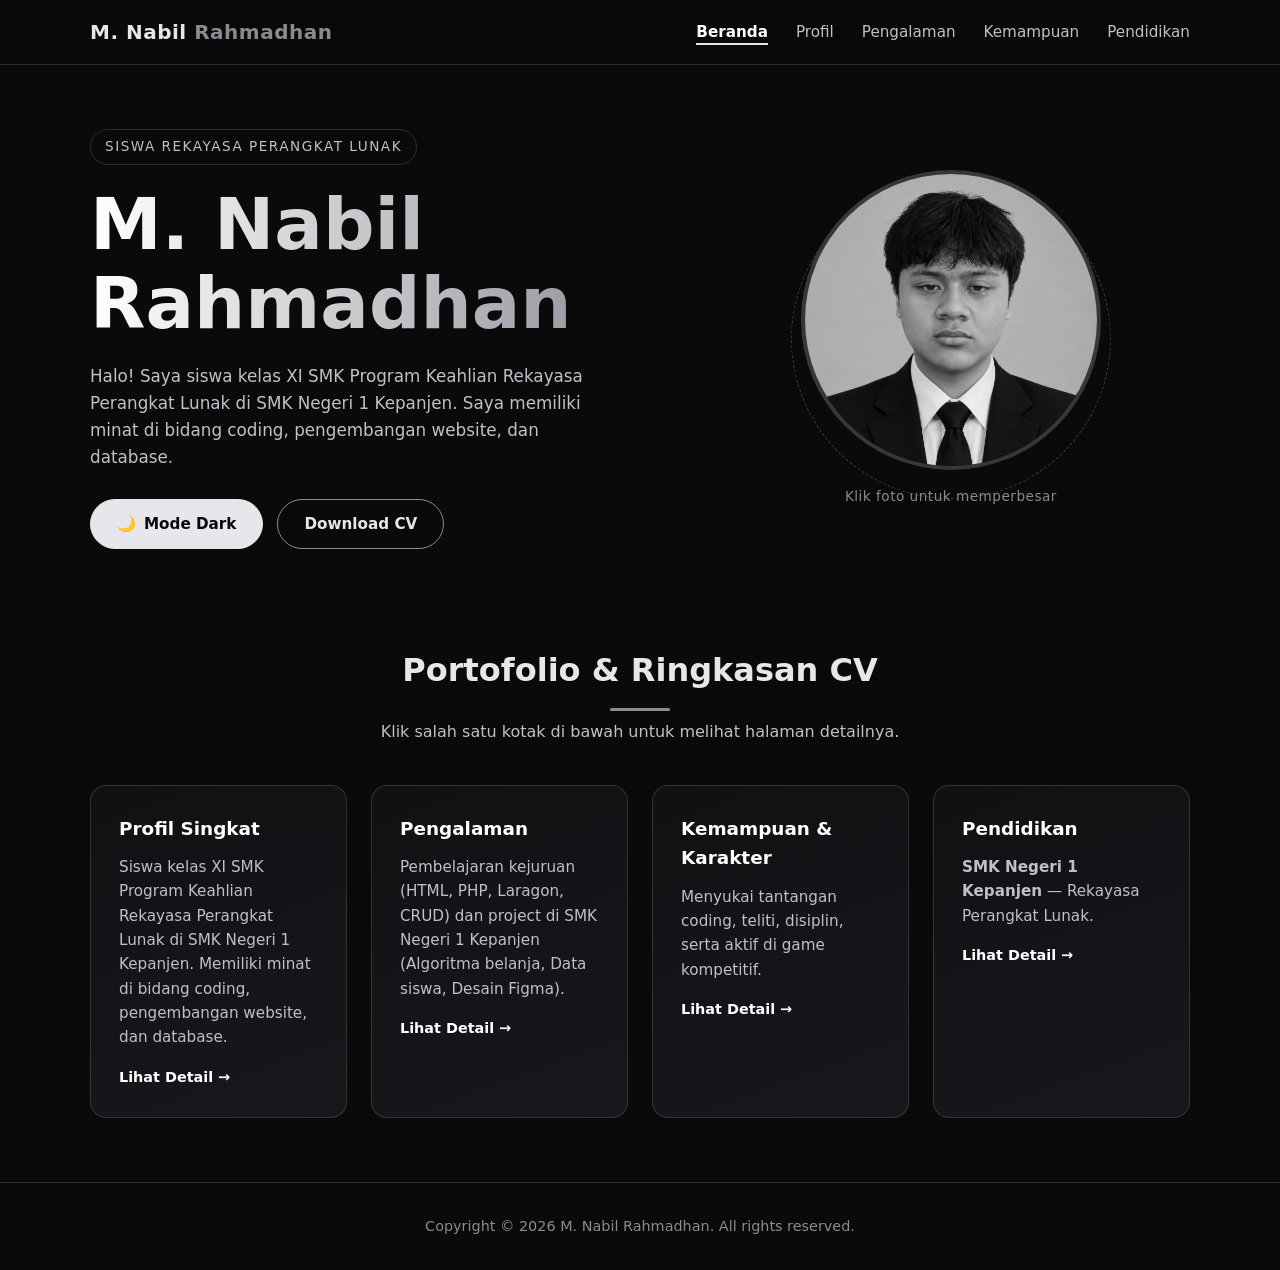
<file: index.html>
<!DOCTYPE html>
<html lang="id">
<head>
  <meta charset="UTF-8" />
  <meta name="viewport" content="width=device-width, initial-scale=1.0" />
  <title>M. Nabil Rahmadhan — Portofolio & CV</title>
  <meta name="description" content="Portofolio dan CV pribadi M. Nabil Rahmadhan — Siswa Rekayasa Perangkat Lunak SMK Negeri 1 Kepanjen." />
  <link rel="stylesheet" href="style.css" />
  <script>
    // Pasang tema SEBELUM CSS render supaya tidak kedip-kedip (default: dark)
    try {
      var __savedTheme = localStorage.getItem("tema-nabil");
      document.documentElement.setAttribute("data-theme", __savedTheme === "light" ? "light" : "dark");
    } catch (e) {
      document.documentElement.setAttribute("data-theme", "dark");
    }
  </script>
</head>
<body>

  <!-- ===== HEADER / NAVIGASI ===== -->
  <header class="header">
    <nav class="nav container">
      <a href="index.html" class="logo">M. Nabil <span>Rahmadhan</span></a>
      <button class="nav-toggle" id="navToggle" aria-label="Buka menu" aria-expanded="false">
        <span></span><span></span><span></span>
      </button>
      <ul class="nav-menu" id="navMenu">
        <li><a href="index.html" class="active">Beranda</a></li>
        <li><a href="profil.html">Profil</a></li>
        <li><a href="pengalaman.html">Pengalaman</a></li>
        <li><a href="kemampuan.html">Kemampuan</a></li>
        <li><a href="pendidikan.html">Pendidikan</a></li>
      </ul>
    </nav>
  </header>

  <!-- ===== HERO SECTION (2 KOLOM) ===== -->
  <main>
    <section class="hero container" id="home">
      <!-- Kolom Kiri: Nama + Tombol -->
      <div class="hero-text">
        <p class="hero-badge">Siswa Rekayasa Perangkat Lunak</p>
        <h1 class="hero-name">M. Nabil<br />Rahmadhan</h1>
        <p class="hero-desc">
          Halo! Saya siswa kelas XI SMK Program Keahlian Rekayasa Perangkat Lunak di
          SMK Negeri 1 Kepanjen. Saya memiliki minat di bidang coding,
          pengembangan website, dan database.
        </p>
        <div class="hero-buttons">
          <!-- Toggle Light / Dark (default: Dark). Klik untuk ganti tema. -->
          <button type="button" class="btn btn-theme" id="themeToggle" aria-label="Ganti mode gelap atau terang">
            <span class="theme-icon" id="themeIcon" aria-hidden="true">🌙</span>
            <span class="theme-text" id="themeText">Mode Dark</span>
          </button>
          <a href="CV_M_Nabil_Rahmadhan-3.docx" download class="btn btn-secondary">Download CV</a>
        </div>
      </div>

      <!-- Kolom Kanan: Foto Profil (klik untuk memperbesar) -->
      <div class="hero-photo">
        <button class="profile-img-wrap" id="profileImgWrap" aria-label="Perbesar foto profil">
          <img src="Nabil wayne.jpeg" alt="Foto Profil M. Nabil Rahmadhan" class="profile-img" id="profileImg" />
        </button>
        <div class="photo-frame" aria-hidden="true"></div>
        <p class="photo-hint">Klik foto untuk memperbesar</p>
      </div>

      <!-- Modal foto besar -->
      <div class="photo-modal" id="photoModal" role="dialog" aria-modal="true" aria-label="Foto profil diperbesar">
        <button class="photo-modal-close" id="photoModalClose" aria-label="Tutup foto">&times;</button>
        <img src="Nabil wayne.jpeg" alt="Foto Profil M. Nabil Rahmadhan (diperbesar)" class="photo-modal-img" />
      </div>
    </section>

    <!-- ===== KONTEN PORTOFOLIO & RINGKASAN CV ===== -->
    <section class="content container" id="tentang">
      <h2 class="section-title">Portofolio &amp; Ringkasan CV</h2>
      <p class="section-subtitle">Klik salah satu kotak di bawah untuk melihat halaman detailnya.</p>

      <div class="cards">
        <!-- Profil Singkat -->
        <a href="profil.html" class="card card-link">
          <h3>Profil Singkat</h3>
          <p>
            Siswa kelas XI SMK Program Keahlian Rekayasa Perangkat Lunak di SMK Negeri 1 Kepanjen.
            Memiliki minat di bidang coding, pengembangan website, dan database.
          </p>
          <span class="card-more">Lihat Detail →</span>
        </a>

        <!-- Pengalaman -->
        <a href="pengalaman.html" class="card card-link">
          <h3>Pengalaman</h3>
          <p>Pembelajaran kejuruan (HTML, PHP, Laragon, CRUD) dan project di SMK Negeri 1 Kepanjen (Algoritma belanja, Data siswa, Desain Figma).</p>
          <span class="card-more">Lihat Detail →</span>
        </a>

        <!-- Kemampuan & Karakter -->
        <a href="kemampuan.html" class="card card-link">
          <h3>Kemampuan &amp; Karakter</h3>
          <p>Menyukai tantangan coding, teliti, disiplin, serta aktif di game kompetitif.</p>
          <span class="card-more">Lihat Detail →</span>
        </a>

        <!-- Pendidikan -->
        <a href="pendidikan.html" class="card card-link">
          <h3>Pendidikan</h3>
          <p><strong>SMK Negeri 1 Kepanjen</strong> — Rekayasa Perangkat Lunak.</p>
          <span class="card-more">Lihat Detail →</span>
        </a>
      </div>
    </section>
  </main>

  <!-- ===== FOOTER ===== -->
  <footer class="footer">
    <p>Copyright © 2026 M. Nabil Rahmadhan. All rights reserved.</p>
  </footer>

  <script src="script.js"></script>
</body>
</html>
</file>
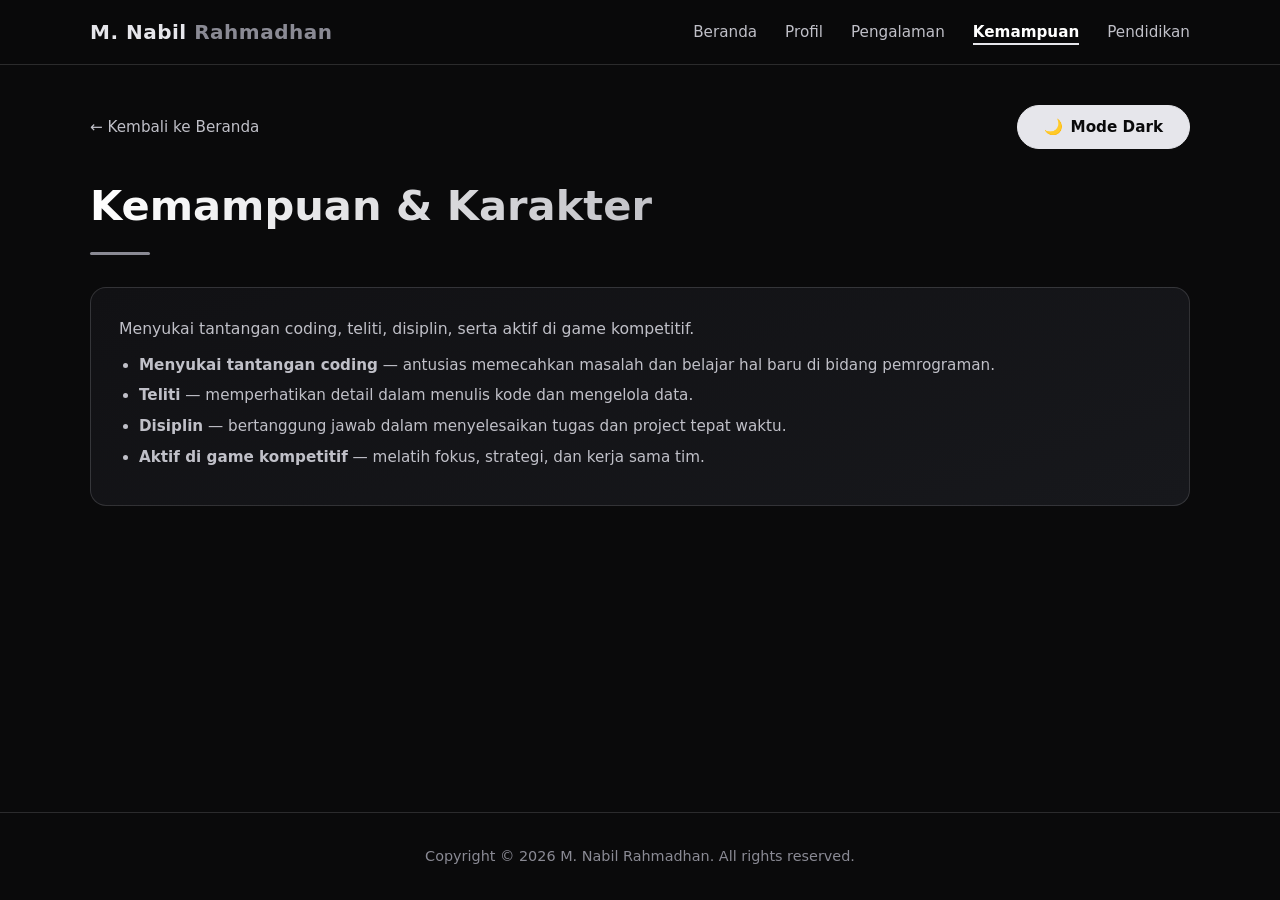
<file: kemampuan.html>
<!DOCTYPE html>
<html lang="id">
<head>
  <meta charset="UTF-8" />
  <meta name="viewport" content="width=device-width, initial-scale=1.0" />
  <title>Kemampuan & Karakter — M. Nabil Rahmadhan</title>
  <meta name="description" content="Kemampuan dan karakter M. Nabil Rahmadhan: menyukai tantangan coding, teliti, disiplin, dan aktif di game kompetitif." />
  <link rel="stylesheet" href="style.css" />
  <script>
    // Pasang tema SEBELUM CSS render supaya tidak kedip-kedip (default: dark)
    try {
      var __savedTheme = localStorage.getItem("tema-nabil");
      document.documentElement.setAttribute("data-theme", __savedTheme === "light" ? "light" : "dark");
    } catch (e) {
      document.documentElement.setAttribute("data-theme", "dark");
    }
  </script>
</head>
<body>

  <!-- ===== HEADER / NAVIGASI ===== -->
  <header class="header">
    <nav class="nav container">
      <a href="index.html" class="logo">M. Nabil <span>Rahmadhan</span></a>
      <button class="nav-toggle" id="navToggle" aria-label="Buka menu" aria-expanded="false">
        <span></span><span></span><span></span>
      </button>
      <ul class="nav-menu" id="navMenu">
        <li><a href="index.html">Beranda</a></li>
        <li><a href="profil.html">Profil</a></li>
        <li><a href="pengalaman.html">Pengalaman</a></li>
        <li><a href="kemampuan.html" class="active">Kemampuan</a></li>
        <li><a href="pendidikan.html">Pendidikan</a></li>
      </ul>
    </nav>
  </header>

  <!-- ===== KONTEN DETAIL ===== -->
  <main class="detail container">
    <div class="detail-top">
      <a href="index.html" class="back-link">← Kembali ke Beranda</a>
      <!-- Toggle Light / Dark (default: Dark). Klik untuk ganti tema. -->
      <button type="button" class="btn btn-theme" id="themeToggle" aria-label="Ganti mode gelap atau terang">
        <span class="theme-icon" id="themeIcon" aria-hidden="true">🌙</span>
        <span class="theme-text" id="themeText">Mode Dark</span>
      </button>
    </div>

    <h1 class="detail-title">Kemampuan &amp; Karakter</h1>

    <div class="detail-card">
      <p>
        Menyukai tantangan coding, teliti, disiplin, serta aktif di game kompetitif.
      </p>
      <ul class="list">
        <li><strong>Menyukai tantangan coding</strong> — antusias memecahkan masalah dan belajar hal baru di bidang pemrograman.</li>
        <li><strong>Teliti</strong> — memperhatikan detail dalam menulis kode dan mengelola data.</li>
        <li><strong>Disiplin</strong> — bertanggung jawab dalam menyelesaikan tugas dan project tepat waktu.</li>
        <li><strong>Aktif di game kompetitif</strong> — melatih fokus, strategi, dan kerja sama tim.</li>
      </ul>
    </div>
  </main>

  <!-- ===== FOOTER ===== -->
  <footer class="footer">
    <p>Copyright © 2026 M. Nabil Rahmadhan. All rights reserved.</p>
  </footer>

  <script src="script.js"></script>
</body>
</html>
</file>
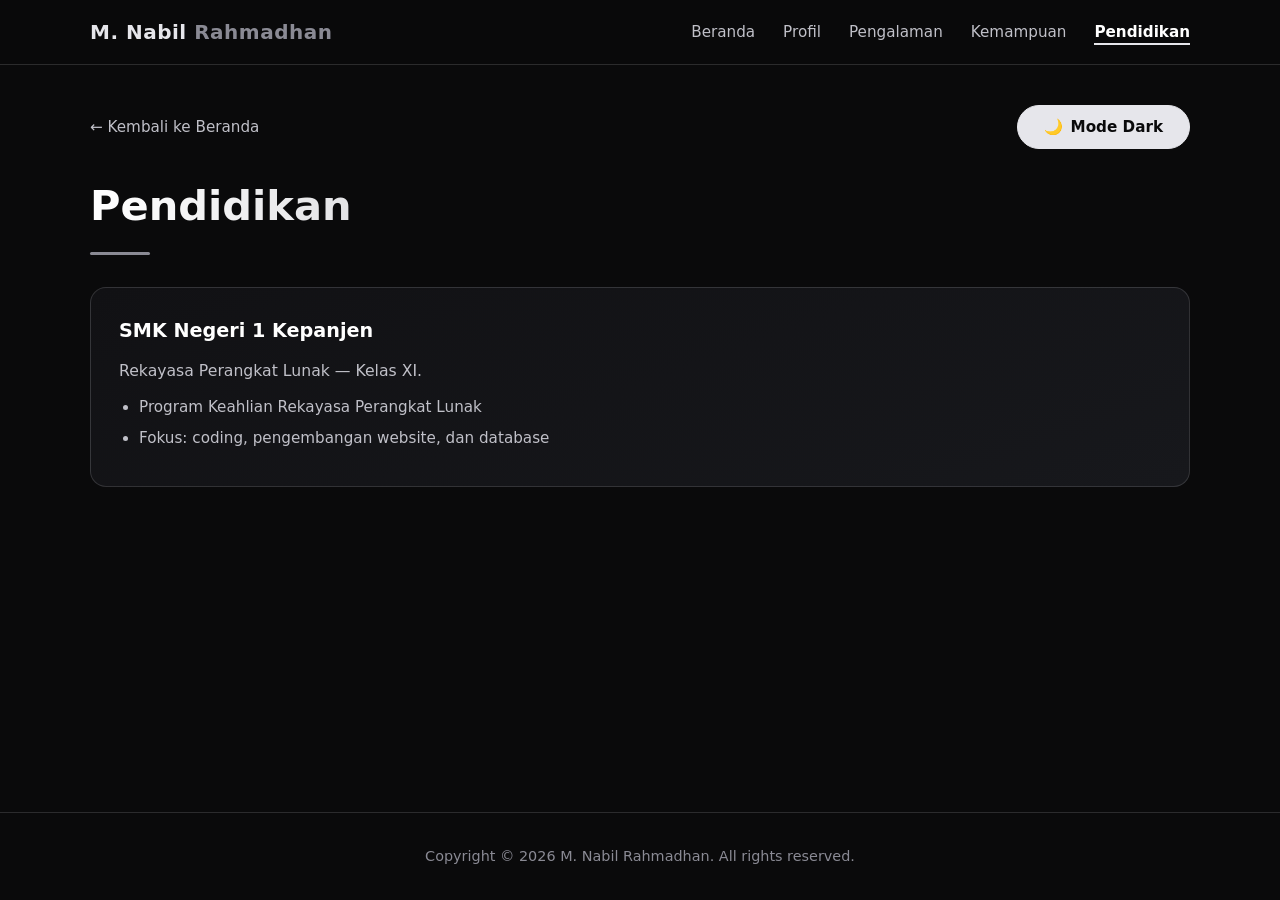
<file: pendidikan.html>
<!DOCTYPE html>
<html lang="id">
<head>
  <meta charset="UTF-8" />
  <meta name="viewport" content="width=device-width, initial-scale=1.0" />
  <title>Pendidikan — M. Nabil Rahmadhan</title>
  <meta name="description" content="Pendidikan M. Nabil Rahmadhan: SMK Negeri 1 Kepanjen, Rekayasa Perangkat Lunak." />
  <link rel="stylesheet" href="style.css" />
  <script>
    // Pasang tema SEBELUM CSS render supaya tidak kedip-kedip (default: dark)
    try {
      var __savedTheme = localStorage.getItem("tema-nabil");
      document.documentElement.setAttribute("data-theme", __savedTheme === "light" ? "light" : "dark");
    } catch (e) {
      document.documentElement.setAttribute("data-theme", "dark");
    }
  </script>
</head>
<body>

  <!-- ===== HEADER / NAVIGASI ===== -->
  <header class="header">
    <nav class="nav container">
      <a href="index.html" class="logo">M. Nabil <span>Rahmadhan</span></a>
      <button class="nav-toggle" id="navToggle" aria-label="Buka menu" aria-expanded="false">
        <span></span><span></span><span></span>
      </button>
      <ul class="nav-menu" id="navMenu">
        <li><a href="index.html">Beranda</a></li>
        <li><a href="profil.html">Profil</a></li>
        <li><a href="pengalaman.html">Pengalaman</a></li>
        <li><a href="kemampuan.html">Kemampuan</a></li>
        <li><a href="pendidikan.html" class="active">Pendidikan</a></li>
      </ul>
    </nav>
  </header>

  <!-- ===== KONTEN DETAIL ===== -->
  <main class="detail container">
    <div class="detail-top">
      <a href="index.html" class="back-link">← Kembali ke Beranda</a>
      <!-- Toggle Light / Dark (default: Dark). Klik untuk ganti tema. -->
      <button type="button" class="btn btn-theme" id="themeToggle" aria-label="Ganti mode gelap atau terang">
        <span class="theme-icon" id="themeIcon" aria-hidden="true">🌙</span>
        <span class="theme-text" id="themeText">Mode Dark</span>
      </button>
    </div>

    <h1 class="detail-title">Pendidikan</h1>

    <div class="detail-card">
      <h2>SMK Negeri 1 Kepanjen</h2>
      <p>Rekayasa Perangkat Lunak — Kelas XI.</p>
      <ul class="list">
        <li>Program Keahlian Rekayasa Perangkat Lunak</li>
        <li>Fokus: coding, pengembangan website, dan database</li>
      </ul>
    </div>
  </main>

  <!-- ===== FOOTER ===== -->
  <footer class="footer">
    <p>Copyright © 2026 M. Nabil Rahmadhan. All rights reserved.</p>
  </footer>

  <script src="script.js"></script>
</body>
</html>
</file>
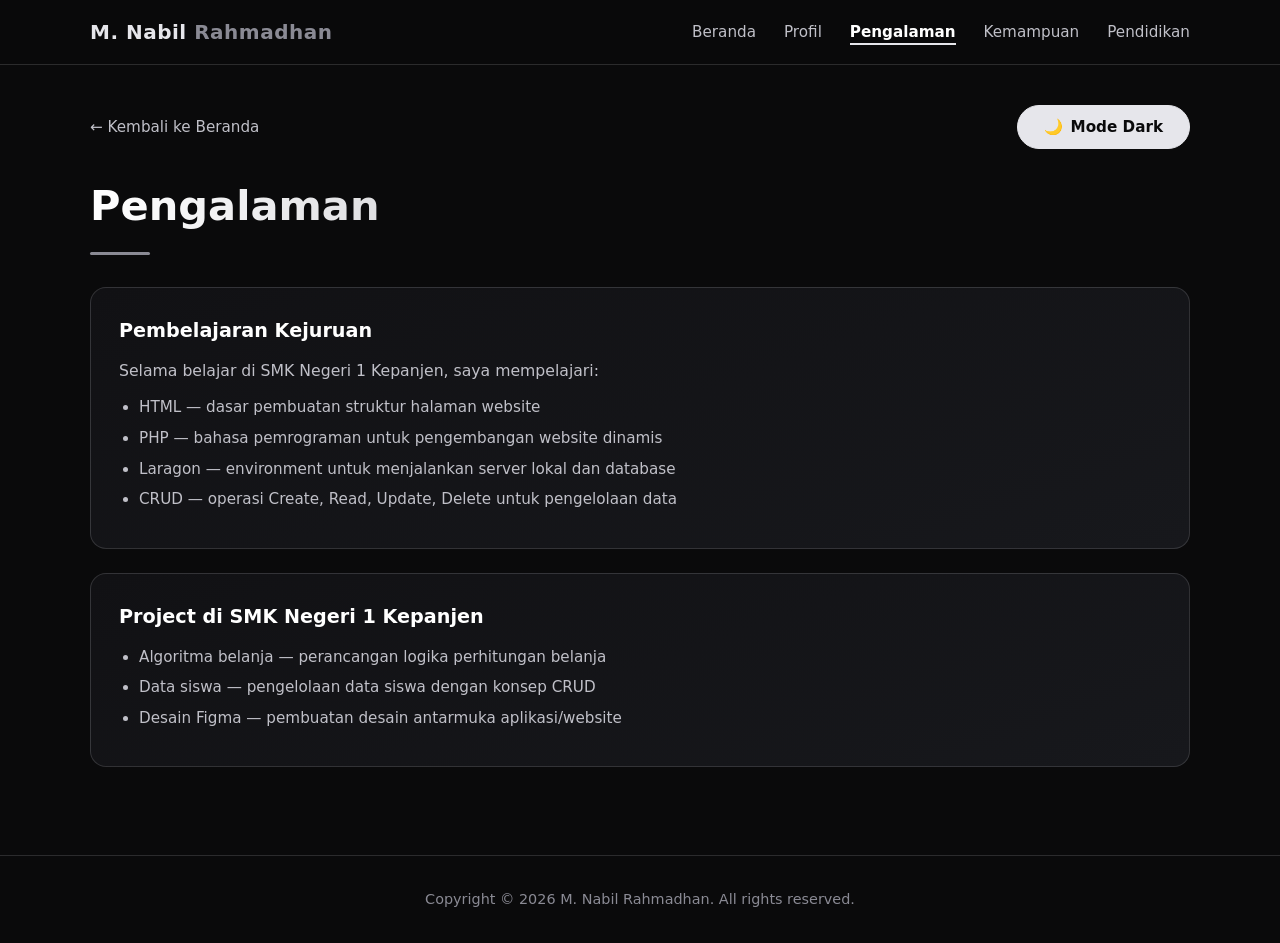
<file: pengalaman.html>
<!DOCTYPE html>
<html lang="id">
<head>
  <meta charset="UTF-8" />
  <meta name="viewport" content="width=device-width, initial-scale=1.0" />
  <title>Pengalaman — M. Nabil Rahmadhan</title>
  <meta name="description" content="Pengalaman pembelajaran kejuruan dan project M. Nabil Rahmadhan di SMK Negeri 1 Kepanjen." />
  <link rel="stylesheet" href="style.css" />
  <script>
    // Pasang tema SEBELUM CSS render supaya tidak kedip-kedip (default: dark)
    try {
      var __savedTheme = localStorage.getItem("tema-nabil");
      document.documentElement.setAttribute("data-theme", __savedTheme === "light" ? "light" : "dark");
    } catch (e) {
      document.documentElement.setAttribute("data-theme", "dark");
    }
  </script>
</head>
<body>

  <!-- ===== HEADER / NAVIGASI ===== -->
  <header class="header">
    <nav class="nav container">
      <a href="index.html" class="logo">M. Nabil <span>Rahmadhan</span></a>
      <button class="nav-toggle" id="navToggle" aria-label="Buka menu" aria-expanded="false">
        <span></span><span></span><span></span>
      </button>
      <ul class="nav-menu" id="navMenu">
        <li><a href="index.html">Beranda</a></li>
        <li><a href="profil.html">Profil</a></li>
        <li><a href="pengalaman.html" class="active">Pengalaman</a></li>
        <li><a href="kemampuan.html">Kemampuan</a></li>
        <li><a href="pendidikan.html">Pendidikan</a></li>
      </ul>
    </nav>
  </header>

  <!-- ===== KONTEN DETAIL ===== -->
  <main class="detail container">
    <div class="detail-top">
      <a href="index.html" class="back-link">← Kembali ke Beranda</a>
      <!-- Toggle Light / Dark (default: Dark). Klik untuk ganti tema. -->
      <button type="button" class="btn btn-theme" id="themeToggle" aria-label="Ganti mode gelap atau terang">
        <span class="theme-icon" id="themeIcon" aria-hidden="true">🌙</span>
        <span class="theme-text" id="themeText">Mode Dark</span>
      </button>
    </div>

    <h1 class="detail-title">Pengalaman</h1>

    <div class="detail-card">
      <h2>Pembelajaran Kejuruan</h2>
      <p>Selama belajar di SMK Negeri 1 Kepanjen, saya mempelajari:</p>
      <ul class="list">
        <li>HTML — dasar pembuatan struktur halaman website</li>
        <li>PHP — bahasa pemrograman untuk pengembangan website dinamis</li>
        <li>Laragon — environment untuk menjalankan server lokal dan database</li>
        <li>CRUD — operasi Create, Read, Update, Delete untuk pengelolaan data</li>
      </ul>
    </div>

    <div class="detail-card">
      <h2>Project di SMK Negeri 1 Kepanjen</h2>
      <ul class="list">
        <li>Algoritma belanja — perancangan logika perhitungan belanja</li>
        <li>Data siswa — pengelolaan data siswa dengan konsep CRUD</li>
        <li>Desain Figma — pembuatan desain antarmuka aplikasi/website</li>
      </ul>
    </div>
  </main>

  <!-- ===== FOOTER ===== -->
  <footer class="footer">
    <p>Copyright © 2026 M. Nabil Rahmadhan. All rights reserved.</p>
  </footer>

  <script src="script.js"></script>
</body>
</html>
</file>
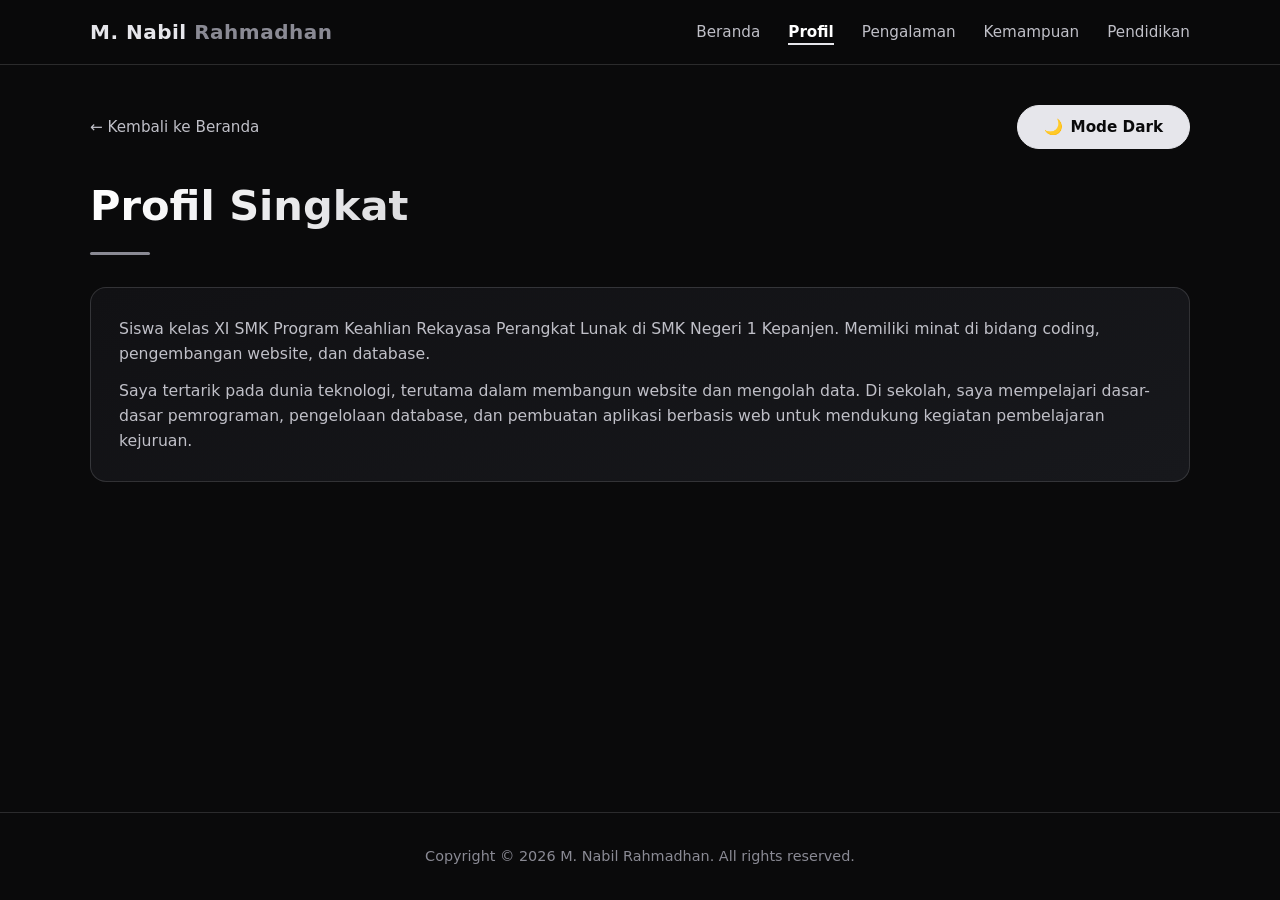
<file: profil.html>
<!DOCTYPE html>
<html lang="id">
<head>
  <meta charset="UTF-8" />
  <meta name="viewport" content="width=device-width, initial-scale=1.0" />
  <title>Profil Singkat — M. Nabil Rahmadhan</title>
  <meta name="description" content="Profil singkat M. Nabil Rahmadhan, siswa Rekayasa Perangkat Lunak di SMK Negeri 1 Kepanjen." />
  <link rel="stylesheet" href="style.css" />
  <script>
    // Pasang tema SEBELUM CSS render supaya tidak kedip-kedip (default: dark)
    try {
      var __savedTheme = localStorage.getItem("tema-nabil");
      document.documentElement.setAttribute("data-theme", __savedTheme === "light" ? "light" : "dark");
    } catch (e) {
      document.documentElement.setAttribute("data-theme", "dark");
    }
  </script>
</head>
<body>

  <!-- ===== HEADER / NAVIGASI ===== -->
  <header class="header">
    <nav class="nav container">
      <a href="index.html" class="logo">M. Nabil <span>Rahmadhan</span></a>
      <button class="nav-toggle" id="navToggle" aria-label="Buka menu" aria-expanded="false">
        <span></span><span></span><span></span>
      </button>
      <ul class="nav-menu" id="navMenu">
        <li><a href="index.html">Beranda</a></li>
        <li><a href="profil.html" class="active">Profil</a></li>
        <li><a href="pengalaman.html">Pengalaman</a></li>
        <li><a href="kemampuan.html">Kemampuan</a></li>
        <li><a href="pendidikan.html">Pendidikan</a></li>
      </ul>
    </nav>
  </header>

  <!-- ===== KONTEN DETAIL ===== -->
  <main class="detail container">
    <div class="detail-top">
      <a href="index.html" class="back-link">← Kembali ke Beranda</a>
      <!-- Toggle Light / Dark (default: Dark). Klik untuk ganti tema. -->
      <button type="button" class="btn btn-theme" id="themeToggle" aria-label="Ganti mode gelap atau terang">
        <span class="theme-icon" id="themeIcon" aria-hidden="true">🌙</span>
        <span class="theme-text" id="themeText">Mode Dark</span>
      </button>
    </div>

    <h1 class="detail-title">Profil Singkat</h1>

    <div class="detail-card">
      <p>
        Siswa kelas XI SMK Program Keahlian Rekayasa Perangkat Lunak di SMK Negeri 1 Kepanjen.
        Memiliki minat di bidang coding, pengembangan website, dan database.
      </p>
      <p>
        Saya tertarik pada dunia teknologi, terutama dalam membangun website dan mengolah data.
        Di sekolah, saya mempelajari dasar-dasar pemrograman, pengelolaan database, dan pembuatan
        aplikasi berbasis web untuk mendukung kegiatan pembelajaran kejuruan.
      </p>
    </div>
  </main>

  <!-- ===== FOOTER ===== -->
  <footer class="footer">
    <p>Copyright © 2026 M. Nabil Rahmadhan. All rights reserved.</p>
  </footer>

  <script src="script.js"></script>
</body>
</html>
</file>
<file: style.css>
/* ============================================================
   PORTFOLIO M. NABIL RAHMADHAN — Black & Silver, Modern Dark
   ============================================================ */
:root {
  --radius: 16px;
  --transition: 0.3s ease;
}

/* ===== MODE GELAP (DEFAULT) ===== */
:root[data-theme="dark"],
:root:not([data-theme="light"]) {
  --bg: #0a0a0b;
  --dark: #111114;
  --dark-2: #17181c;
  --silver: #c0c0c8;
  --silver-light: #e6e6eb;
  --silver-dark: #8a8a94;
  --accent: #ffffff;
  --border: rgba(192, 192, 200, 0.18);
  --header-bg: rgba(10, 10, 11, 0.85);
  --mobile-menu-bg: #111114;
  --heading: #ffffff;
  --name-grad-from: #ffffff;
  --name-grad-to: #8a8a94;
  --shadow: rgba(0, 0, 0, 0.45);
  color-scheme: dark;
}

/* ===== MODE TERANG ===== */
:root[data-theme="light"] {
  --bg: #f4f4f6;
  --dark: #ffffff;
  --dark-2: #ececef;
  --silver: #3f3f46;
  --silver-light: #17181c;
  --silver-dark: #71717a;
  --accent: #0a0a0b;
  --border: rgba(10, 10, 11, 0.16);
  --header-bg: rgba(255, 255, 255, 0.9);
  --mobile-menu-bg: #ffffff;
  --heading: #0a0a0b;
  --name-grad-from: #0a0a0b;
  --name-grad-to: #71717a;
  --shadow: rgba(0, 0, 0, 0.14);
  color-scheme: light;
}

* {
  margin: 0;
  padding: 0;
  box-sizing: border-box;
}

html {
  scroll-behavior: smooth;
}

body {
  font-family: "Segoe UI", system-ui, -apple-system, Arial, sans-serif;
  background: var(--bg);
  color: var(--silver-light);
  line-height: 1.6;
  min-height: 100vh;
  display: flex;
  flex-direction: column;
  transition: background var(--transition), color var(--transition);
}

.container {
  width: min(1100px, 90%);
  margin: 0 auto;
}

/* ---------- NAVBAR ---------- */
.header {
  position: sticky;
  top: 0;
  z-index: 100;
  background: var(--header-bg);
  backdrop-filter: blur(12px);
  border-bottom: 1px solid var(--border);
}

.nav {
  display: flex;
  align-items: center;
  justify-content: space-between;
  padding: 16px 0;
}

.logo {
  font-size: 1.25rem;
  font-weight: 700;
  letter-spacing: 0.5px;
  color: var(--silver-light);
  text-decoration: none;
}

.logo span {
  color: var(--silver-dark);
}

.nav-menu {
  display: flex;
  gap: 28px;
  list-style: none;
}

.nav-menu a {
  color: var(--silver);
  text-decoration: none;
  font-size: 0.95rem;
  transition: color var(--transition);
}

.nav-menu a:hover {
  color: var(--heading);
}

.nav-menu a.active {
  color: var(--heading);
  font-weight: 700;
  border-bottom: 2px solid var(--silver-light);
  padding-bottom: 2px;
}

/* Hamburger (mobile) */
.nav-toggle {
  display: none;
  flex-direction: column;
  gap: 5px;
  background: none;
  border: none;
  cursor: pointer;
  padding: 4px;
}

.nav-toggle span {
  width: 26px;
  height: 2px;
  background: var(--silver-light);
  transition: var(--transition);
}

/* ---------- HERO (2 KOLOM: Flexbox) ---------- */
.hero {
  flex: 1;
  display: flex;
  align-items: center;
  justify-content: space-between;
  gap: 3rem;
  padding: 4rem 0;
}

/* Kiri: teks */
.hero-text {
  flex: 1.2;
}

.hero-badge {
  display: inline-block;
  font-size: 0.85rem;
  letter-spacing: 1.5px;
  text-transform: uppercase;
  color: var(--silver);
  border: 1px solid var(--border);
  border-radius: 999px;
  padding: 6px 14px;
  margin-bottom: 1.25rem;
}

.hero-name {
  font-size: clamp(2.6rem, 6vw, 4.5rem);
  font-weight: 800;
  line-height: 1.1;
  background: linear-gradient(90deg, var(--name-grad-from), var(--name-grad-to));
  -webkit-background-clip: text;
  background-clip: text;
  -webkit-text-fill-color: transparent;
  color: transparent;
  margin-bottom: 1.25rem;
}

.hero-desc {
  color: var(--silver);
  font-size: 1.05rem;
  max-width: 520px;
  margin-bottom: 1.75rem;
}

/* Tombol berdampingan */
.hero-buttons {
  display: flex;
  gap: 14px;
  flex-wrap: wrap;
}

.btn {
  display: inline-block;
  padding: 12px 26px;
  border-radius: 999px;
  font-weight: 600;
  font-size: 0.95rem;
  text-decoration: none;
  transition: transform var(--transition), box-shadow var(--transition), background var(--transition), color var(--transition);
}

.btn-primary {
  background: var(--silver-light);
  color: var(--bg);
}

.btn-primary:hover {
  background: var(--heading);
  transform: translateY(-2px);
  box-shadow: 0 8px 24px var(--shadow);
}

/* Tombol ganti tema: Dark (abu/hitam) vs Light (putih/abu) */
.btn-theme {
  background: var(--silver-light);
  color: var(--bg);
  border: 1px solid var(--silver-light);
  font-family: inherit;
  cursor: pointer;
  display: inline-flex;
  align-items: center;
  gap: 8px;
}

.btn-theme:hover {
  background: var(--heading);
  transform: translateY(-2px);
  box-shadow: 0 8px 24px var(--shadow);
}

/* Ikon bulan/matahari ikut ganti pas mode light */
:root[data-theme="light"] .btn-theme {
  background: #ffffff;
  color: #0a0a0b;
  border-color: rgba(10, 10, 11, 0.25);
}

/* Baris atas halaman detail: tombol kembali + toggle tema */
.detail-top {
  display: flex;
  align-items: center;
  justify-content: space-between;
  gap: 1rem;
  margin-bottom: 1.5rem;
  flex-wrap: wrap;
}

.detail-top .back-link {
  margin-bottom: 0;
}

.btn-secondary {
  background: transparent;
  color: var(--silver-light);
  border: 1px solid var(--silver-dark);
}

.btn-secondary:hover {
  background: rgba(192, 192, 200, 0.1);
  border-color: var(--silver-light);
  transform: translateY(-2px);
}

/* Kanan: foto profil */
.hero-photo {
  flex: 1;
  display: flex;
  flex-direction: column;
  align-items: center;
  justify-content: center;
  position: relative;
}

/* Bungkus foto: area klik yang bisa ditekan */
.profile-img-wrap {
  background: none;
  border: none;
  padding: 0;
  cursor: zoom-in;
  border-radius: 50%;
  position: relative;
  z-index: 1;
}

.profile-img {
  width: 300px;
  height: 300px;
  object-fit: cover;
  border-radius: 50%;
  border: 4px solid var(--border);
  background: var(--dark-2);
  position: relative;
  z-index: 1;
  display: block;
  transition: transform 0.45s ease, box-shadow 0.45s ease;
}

/* Hover: foto sedikit membesar */
.profile-img-wrap:hover .profile-img,
.profile-img-wrap:focus-visible .profile-img {
  transform: scale(1.07);
  box-shadow: 0 14px 40px rgba(0, 0, 0, 0.6);
}

.profile-img-wrap:focus-visible {
  outline: 2px solid var(--silver-light);
  outline-offset: 6px;
}

.photo-hint {
  margin-top: 1rem;
  font-size: 0.85rem;
  color: var(--silver-dark);
  letter-spacing: 0.5px;
}

/* Modal foto besar */
.photo-modal {
  position: fixed;
  inset: 0;
  background: rgba(0, 0, 0, 0.85);
  display: none;
  align-items: center;
  justify-content: center;
  z-index: 200;
  padding: 1.5rem;
}

.photo-modal.open {
  display: flex;
  animation: modalFade 0.3s ease;
}

@keyframes modalFade {
  from { opacity: 0; }
  to { opacity: 1; }
}

.photo-modal-img {
  max-width: min(560px, 88vw);
  max-height: 82vh;
  object-fit: contain;
  border-radius: 16px;
  border: 2px solid var(--border);
  box-shadow: 0 24px 70px rgba(0, 0, 0, 0.7);
  animation: modalZoom 0.35s ease;
}

@keyframes modalZoom {
  from { transform: scale(0.85); opacity: 0; }
  to { transform: scale(1); opacity: 1; }
}

.photo-modal-close {
  position: absolute;
  top: 22px;
  right: 28px;
  background: var(--dark-2);
  color: var(--silver-light);
  border: 1px solid var(--border);
  font-size: 1.6rem;
  line-height: 1;
  width: 46px;
  height: 46px;
  border-radius: 50%;
  cursor: pointer;
  transition: background var(--transition), transform var(--transition);
}

.photo-modal-close:hover {
  background: var(--silver-dark);
  transform: rotate(90deg);
}

body.no-scroll {
  overflow: hidden;
}

/* Bingkai dekoratif di belakang foto */
.photo-frame {
  position: absolute;
  width: 320px;
  height: 320px;
  border-radius: 50%;
  border: 1px dashed var(--silver-dark);
  top: 50%;
  left: 50%;
  transform: translate(-50%, -50%);
  opacity: 0.4;
}

/* ---------- KONTEN: PORTOFOLIO & RINGKASAN CV ---------- */
.content {
  padding: 2rem 0 4rem;
}

.section-title {
  font-size: 2rem;
  font-weight: 700;
  text-align: center;
  margin-bottom: 0.5rem;
}

.section-title::after {
  content: "";
  display: block;
  width: 60px;
  height: 3px;
  background: var(--silver-dark);
  border-radius: 2px;
  margin: 12px auto 0;
}

.section-subtitle {
  text-align: center;
  color: var(--silver);
  margin-bottom: 2.5rem;
}

.cards {
  display: grid;
  grid-template-columns: repeat(auto-fit, minmax(250px, 1fr));
  gap: 1.5rem;
}

.card {
  background: linear-gradient(160deg, var(--dark), var(--dark-2));
  border: 1px solid var(--border);
  border-radius: var(--radius);
  padding: 1.75rem;
  transition: transform var(--transition), border-color var(--transition);
}

.card:hover {
  transform: translateY(-5px);
  border-color: var(--silver-dark);
}

.card h3 {
  font-size: 1.15rem;
  margin-bottom: 0.75rem;
  color: #ffffff;
}

.card p {
  color: var(--silver);
  font-size: 0.95rem;
}

.card-subtitle {
  margin-top: 0.75rem;
  color: var(--silver-light);
  font-weight: 600;
  font-size: 0.9rem;
}

.list {
  margin: 0.5rem 0 0.5rem 1.25rem;
  color: var(--silver);
  font-size: 0.95rem;
}

/* Kartu yang bisa diklik (berupa <a>) */
.card-link {
  display: block;
  text-decoration: none;
  color: inherit;
  cursor: pointer;
}

/* Hover kartu Profil: sedikit membesar */
.card-link:hover {
  transform: translateY(-5px) scale(1.03);
  border-color: var(--silver-dark);
  box-shadow: 0 14px 36px rgba(0, 0, 0, 0.45);
}

/* Klik kartu: membesar sesaat sebagai tanda masuk halaman */
.card-link:active {
  transform: translateY(-2px) scale(1.06);
}

.card-more {
  display: inline-block;
  margin-top: 1rem;
  font-size: 0.9rem;
  font-weight: 600;
  color: #ffffff;
  transition: transform var(--transition);
}

.card-link:hover .card-more {
  transform: translateX(5px);
}

/* ---------- HALAMAN DETAIL ---------- */
.detail {
  flex: 1;
  padding: 2.5rem 0 4rem;
}

.back-link {
  display: inline-block;
  color: var(--silver);
  text-decoration: none;
  font-size: 0.95rem;
  margin-bottom: 1.5rem;
  transition: color var(--transition);
}

.back-link:hover {
  color: #ffffff;
}

.detail-title {
  font-size: clamp(1.9rem, 4vw, 2.6rem);
  font-weight: 800;
  margin-bottom: 2rem;
  background: linear-gradient(90deg, #ffffff, var(--silver-dark));
  -webkit-background-clip: text;
  background-clip: text;
  -webkit-text-fill-color: transparent;
  color: transparent;
}

.detail-title::after {
  content: "";
  display: block;
  width: 60px;
  height: 3px;
  background: var(--silver-dark);
  border-radius: 2px;
  margin-top: 12px;
}

.detail-card {
  background: linear-gradient(160deg, var(--dark), var(--dark-2));
  border: 1px solid var(--border);
  border-radius: var(--radius);
  padding: 1.75rem;
  margin-bottom: 1.5rem;
}

.detail-card h2 {
  font-size: 1.2rem;
  color: #ffffff;
  margin-bottom: 0.75rem;
}

.detail-card p {
  color: var(--silver);
  font-size: 0.98rem;
  margin-bottom: 0.75rem;
}

.detail-card p:last-child {
  margin-bottom: 0;
}

.detail-card .list li {
  margin-bottom: 0.4rem;
}

/* ---------- FOOTER ---------- */
.footer {
  border-top: 1px solid var(--border);
  padding: 2rem 0;
  text-align: center;
}

.footer p {
  color: var(--silver-dark);
  font-size: 0.9rem;
}

/* ---------- RESPONSIVE (HP) ---------- */
@media (max-width: 768px) {
  /* Navbar mobile */
  .nav-toggle {
    display: flex;
  }

  .nav-menu {
    display: none;
    position: absolute;
    top: 100%;
    left: 0;
    right: 0;
    flex-direction: column;
    background: var(--dark);
    padding: 1rem 0;
    border-bottom: 1px solid var(--border);
    gap: 0;
  }

  .nav-menu.show {
    display: flex;
  }

  .nav-menu li a {
    display: block;
    padding: 0.75rem 5%;
  }

  /* Hero jadi 1 kolom: foto di atas, teks di bawah */
  .hero {
    flex-direction: column-reverse;
    text-align: center;
    gap: 2rem;
    padding: 2.5rem 0;
  }

  .hero-desc {
    margin-left: auto;
    margin-right: auto;
  }

  .hero-buttons {
    justify-content: center;
  }

  .profile-img {
    width: 210px;
    height: 210px;
  }

  .photo-frame {
    width: 228px;
    height: 228px;
  }

  .cards {
    grid-template-columns: 1fr;
  }
}
</file>
